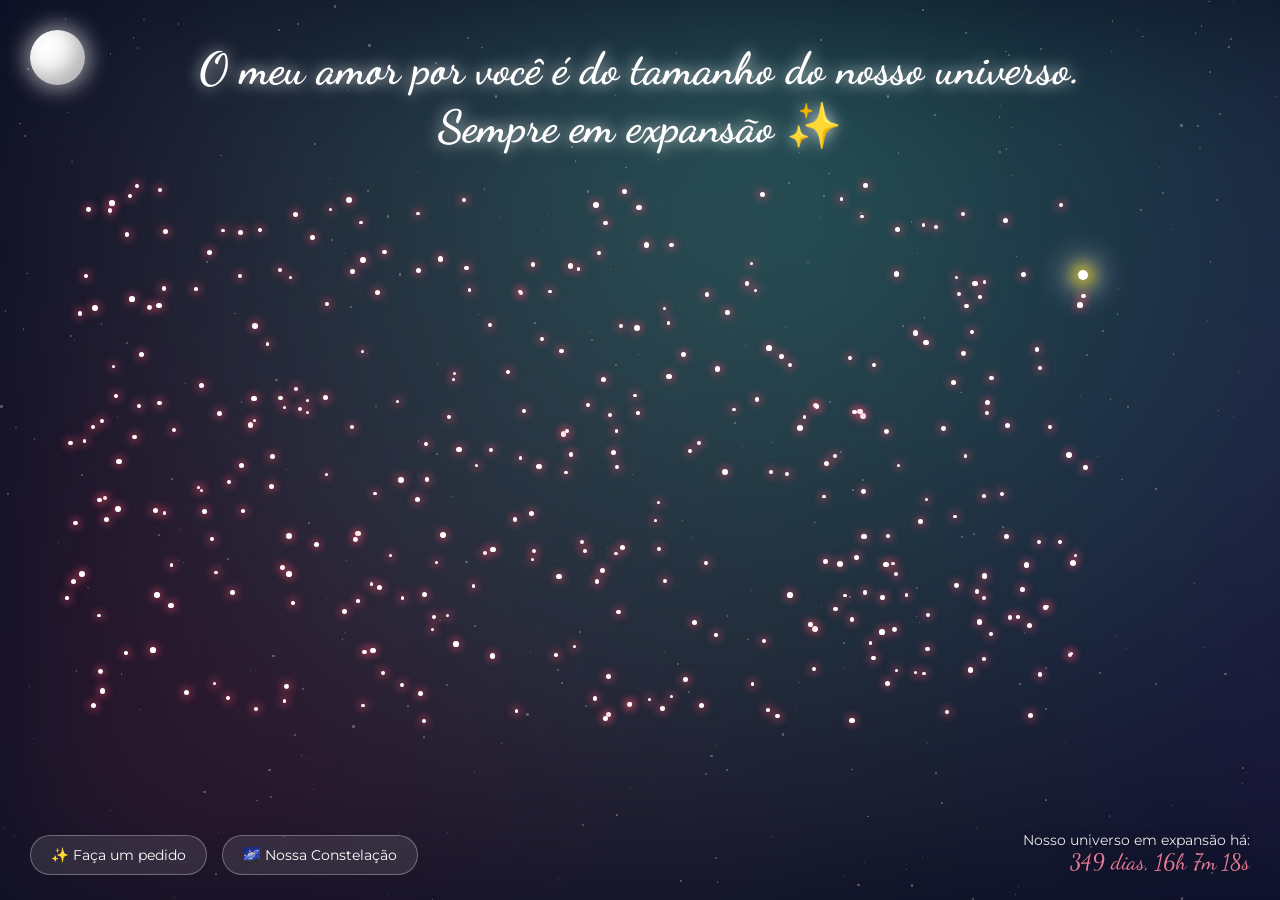
<file: ceu.html>
<!DOCTYPE html>

<html lang="pt-br">

<head>

    <meta charset="UTF-8">

    <meta name="viewport" content="width=device-width, initial-scale=1.0">

    <title>Nosso Céu Estrelado</title>

    <link href="https://fonts.googleapis.com/css2?family=Dancing+Script:wght@600&family=Montserrat:wght@300;400&display=swap" rel="stylesheet">

    <style>

        body {

            margin: 0;

            overflow: hidden;

            background-color: #0b1024;

            color: white;

            font-family: 'Montserrat', sans-serif;

            position: relative;

            height: 100vh;

            width: 100vw;

        }



/* Camada da Aurora Boreal */

        .aurora-container {

            position: absolute;

            inset: 0;

            z-index: 1; 

            overflow: hidden;

            pointer-events: none;

            opacity: 0.7; 

        }



        .aurora-layer {

            position: absolute;

            width: 200%;

            height: 100%;

            background: 

                radial-gradient(circle at 30% 20%, rgba(100, 255, 218, 0.4) 0%, rgba(100, 255, 218, 0) 40%),

                radial-gradient(circle at 70% 60%, rgba(160, 90, 255, 0.3) 0%, rgba(160, 90, 255, 0) 50%),

                radial-gradient(circle at 10% 80%, rgba(255, 77, 109, 0.2) 0%, rgba(255, 77, 109, 0) 40%);

            filter: blur(80px); 

            animation: auroraMovement 40s linear infinite alternate;

        }



        @keyframes auroraMovement {

            0% { transform: translate(-25%, -10%) rotate(0deg) scale(1); }

            50% { transform: translate(-10%, 10%) rotate(5deg) scale(1.1); }

            100% { transform: translate(-25%, -10%) rotate(0deg) scale(1); }

        }



/* Título */

        .title-container {

            position: absolute;

            top: 40px;

            width: 100%;

            text-align: center;

            pointer-events: none;

            z-index: 10; 

        }



        h1 {

            font-family: 'Dancing Script', cursive;

            font-size: 2.8rem;

            margin: 0;

            text-shadow: 0 0 15px rgba(255,255,255,0.8);

            padding: 0 20px;

            color: #fff;

            line-height: 1.3;

        }



/* Estrelas de fundo */

        .bg-star {

            position: absolute;

            background: white;

            border-radius: 50%;

            opacity: 0.3;

            pointer-events: none;

            animation: twinkleBg alternate infinite;

            z-index: 2;

        }



        @keyframes twinkleBg {

            0% { opacity: 0.1; transform: scale(0.8); }

            100% { opacity: 0.5; transform: scale(1.2); }

        }



/* Estrelas clicáveis (Os dias) */

        .day-star {

            position: absolute;

            background: #fff;

            border-radius: 50%;

            cursor: pointer;

            box-shadow: 0 0 8px 2px rgba(255, 77, 109, 0.6);

            transition: transform 0.3s cubic-bezier(0.175, 0.885, 0.32, 1.275), box-shadow 0.3s;

            animation: pulseDay alternate infinite;

            z-index: 5;

        }



        .day-star:hover {

            transform: scale(2.5);

            box-shadow: 0 0 20px 5px rgba(255, 77, 109, 0.9), 0 0 30px white;

            z-index: 6; 

        }



        @keyframes pulseDay {

            0% { opacity: 0.7; }

            100% { opacity: 1; }

        }



/* A "Estrela Guia" do Dia Zero */

        .zero-star {

            position: absolute;

            background: #fff;

            border-radius: 50%;

            cursor: pointer;

            box-shadow: 0 0 15px 5px rgba(255, 215, 0, 0.8), 0 0 30px 10px rgba(255, 255, 255, 0.6);

            transition: transform 0.3s cubic-bezier(0.175, 0.885, 0.32, 1.275), box-shadow 0.3s;

            animation: pulseZero 2s alternate infinite;

            z-index: 7; 

        }



        .zero-star:hover {

            transform: scale(3);

            box-shadow: 0 0 25px 8px rgba(255, 215, 0, 1), 0 0 40px 15px rgba(255, 255, 255, 0.8);

            z-index: 8;

        }



        @keyframes pulseZero {

            0% { opacity: 0.8; transform: scale(1); }

            100% { opacity: 1; transform: scale(1.15); }

        }



        /* =========================================

           A LUA E O EFEITO ECLIPSE

           ========================================= */

        .moon {

            position: absolute;

            top: 30px;

            left: 30px;

            width: 55px;

            height: 55px;

            background: radial-gradient(circle at 30% 30%, #ffffff, #e0e0e0);

            border-radius: 50%;

            box-shadow: 0 0 20px 5px rgba(255, 255, 255, 0.5), inset -10px -10px 15px rgba(0,0,0,0.2);

            cursor: pointer;

            z-index: 15;

            transition: transform 0.3s, box-shadow 0.3s;

        }



        .moon:hover {

            transform: scale(1.1);

            box-shadow: 0 0 30px 10px rgba(255, 255, 255, 0.8), inset -10px -10px 15px rgba(0,0,0,0.2);

        }



        .eclipse-overlay {

            position: fixed;

            inset: 0;

            background: #020204; /* Breu quase absoluto */

            z-index: 90; /* Acima de tudo, abaixo do modal */

            opacity: 0;

            pointer-events: none;

            transition: opacity 4s ease-in-out; /* Escurece bem devagar */

            display: flex;

            align-items: center;

            justify-content: center;

        }



        .eclipse-overlay.active {

            opacity: 1;

            pointer-events: all; /* Bloqueia outros cliques enquanto durar */

        }



        .eclipse-text {

            font-family: 'Dancing Script', cursive;

            font-size: 3.5rem;

            color: #fff;

            text-shadow: 0 0 20px rgba(255, 255, 255, 0.4);

            opacity: 0;

            transform: translateY(20px);

            transition: opacity 3s ease-in-out, transform 3s ease-in-out;

            text-align: center;

            padding: 0 20px;

            max-width: 800px;

        }



/* A frase só aparece DEPOIS que o escuro tomar conta */

        .eclipse-overlay.active .eclipse-text {

            opacity: 1;

            transform: translateY(0);

            transition-delay: 2.5s; 

        }



/* Modal das frases */

        .phrase-modal {

            position: fixed;

            inset: 0;

            background: rgba(0,0,0,0.85);

            display: none;

            align-items: center;

            justify-content: center;

            z-index: 100;

            opacity: 0;

            transition: opacity 0.4s ease;

        }



        .phrase-modal.show {

            display: flex;

            opacity: 1;

        }



        .phrase-box {

            background: rgba(255, 255, 255, 0.08);

            border: 1px solid rgba(255, 255, 255, 0.2);

            padding: 40px 30px;

            border-radius: 20px;

            text-align: center;

            max-width: 80%;

            backdrop-filter: blur(10px);

            box-shadow: 0 0 30px rgba(255, 77, 109, 0.2);

            transform: scale(0.9);

            transition: transform 0.4s ease;

        }



        .phrase-modal.show .phrase-box {

            transform: scale(1);

        }



        .phrase-text-box {

            font-family: 'Dancing Script', cursive;

            font-size: 2.2rem;

            margin-bottom: 25px;

            color: #ffe6eb;

            line-height: 1.4;

        }



        .phrase-text-box.zero-phrase {

            color: #fffae6; 

            text-shadow: 0 0 10px rgba(255, 215, 0, 0.5);

        }



        .close-btn {

            background: linear-gradient(135deg, #ff4d6d, #ff85a1);

            border: none;

            color: white;

            padding: 12px 25px;

            border-radius: 25px;

            cursor: pointer;

            font-family: 'Montserrat', sans-serif;

            font-weight: bold;

            transition: transform 0.2s;

        }



        .close-btn:hover {

            transform: scale(1.05);

        }



/* Controles: Relógio, Botões */

        .footer-controls {

            position: fixed;

            bottom: 25px;

            left: 0;

            width: 100%;

            display: flex;

            justify-content: space-between;

            align-items: flex-end;

            padding: 0 30px;

            box-sizing: border-box;

            z-index: 50; 

        }



        .button-group {

            display: flex;

            gap: 15px;

            flex-wrap: wrap;

        }



        .wish-btn {

            background: rgba(255, 255, 255, 0.1);

            border: 1px solid rgba(255, 255, 255, 0.3);

            color: white;

            padding: 10px 20px;

            border-radius: 20px;

            cursor: pointer;

            backdrop-filter: blur(5px);

            font-size: 0.9rem;

            transition: background 0.3s;

            font-family: 'Montserrat', sans-serif;

        }



        .wish-btn:hover { background: rgba(255, 77, 109, 0.3); }



        .infinity-clock {

            text-align: right;

            font-size: 0.85rem;

            text-shadow: 0 0 10px rgba(0,0,0,0.5);

            opacity: 0.9;

        }



        .infinity-clock span {

            display: block;

            font-family: 'Dancing Script', cursive;

            font-size: 1.4rem;

            color: #ff85a1;

        }



/* Estrelas Cadentes */

        .shooting-star {

            position: absolute;

            width: 120px;

            height: 1px;

            background: linear-gradient(to right, rgba(255,255,255,0), #fff);

            opacity: 0;

            z-index: 3;

            pointer-events: none;

        }



        @keyframes shoot {

            0% { transform: translateX(0) translateY(0) rotate(-35deg); opacity: 1; }

            100% { transform: translateX(1000px) translateY(600px) rotate(-35deg); opacity: 0; }

        }



/* Canvas da Constelação */

        #constellationCanvas {

            position: absolute;

            inset: 0;

            width: 100vw;

            height: 100vh;

            pointer-events: none;

            z-index: 4; 

        }



        /* =========================================

           REGRAS DE RESPONSIVIDADE (CELULAR)

           ========================================= */

        @media (max-width: 768px) {

            h1 {

                font-size: 1.8rem; 

                padding: 0 15px;

                line-height: 1.4;

            }



            .title-container {

/* Empurra o título mais para baixo para não bater na lua */

                top: 85px; 

            }



            .moon {

                top: 25px;

                left: 20px;

                width: 45px;

                height: 45px;

            }



            .eclipse-text {

                font-size: 2.2rem;

            }



            .footer-controls {

                flex-direction: column; 

                align-items: center;    

                padding: 0 15px;

                bottom: 20px;

                gap: 20px; 

            }



            .button-group {

                justify-content: center; 

                gap: 10px;

            }



            .wish-btn {

                font-size: 0.85rem;

                padding: 8px 16px;

            }



            .infinity-clock {

                text-align: center; 

                font-size: 0.8rem;

            }



            .infinity-clock span {

                font-size: 1.2rem;

            }



            .phrase-text-box {

                font-size: 1.8rem; 

            }

        }

    </style>

</head>

<body>



    <div class="aurora-container">

        <div class="aurora-layer"></div>

    </div>



    <div class="moon" id="moon" title="O que acontece se o universo apagar?"></div>



    <div class="title-container">

        <h1>O meu amor por você é do tamanho do nosso universo.<br>Sempre em expansão ✨</h1>

    </div>



    <div id="sky"></div>



    <canvas id="constellationCanvas"></canvas>



    <div class="footer-controls">

        <div class="button-group">

            <button class="wish-btn" id="btnWish">✨ Faça um pedido</button>

            <button class="wish-btn" id="btnConstellation">🌌 Nossa Constelação</button>

        </div>

        <div class="infinity-clock" id="clock">

            Nosso universo em expansão há:

            <span id="timeCounter">Calculando...</span>

        </div>

    </div>



    <div class="eclipse-overlay" id="eclipseOverlay">

        <div class="eclipse-text" id="eclipseText">Mesmo no escuro absoluto, eu sempre te encontraria.</div>

    </div>



    <div class="phrase-modal" id="phraseModal">

        <div class="phrase-box">

            <div class="phrase-text-box" id="phraseText"></div>

            <button class="close-btn" id="closeBtn">Guardar com carinho</button>

        </div>

    </div>



    <script>

        const dataInicio = new Date(2025, 11, 20); 

        const agora = new Date();

        const dias = Math.max(1, Math.floor((agora - dataInicio) / (1000 * 60 * 60 * 24)));



        const sky = document.getElementById('sky');

        const phrases = [

            "Você é a minha estrela mais brilhante.",

            "Cada dia com você é uma nova descoberta.",

            "Meu universo faz sentido porque você está nele.",

            "Te amar é a melhor parte do meu dia.",

            "Você ilumina as minhas noites mais escuras.",

            "Mesmo no caos, você é a minha paz.",

            "Amo até os seus pequenos detalhes, porque eles te fazem única.",

            "Seu sorriso é o meu evento astronômico favorito.",

            "Não importa a distância, meu pensamento sempre voa até você.",

            "Você é a poesia que o universo escreveu pra mim.",

            "Cada estrela aqui é um 'eu te amo' que eu guardei pra você.",

            "Com você, a eternidade parece pouco tempo.",

            "O brilho do seu olhar ofusca qualquer estrela.",

            "Você é o meu destino favorito.",

            "A gravidade não é nada perto da força que me puxa pra você.",

            "Cada momento nosso está gravado no meu coração.",

            "Se eu pudesse escolher de novo, escolheria você todas as vezes.",

            "Você trouxe as cores mais lindas para a minha vida.",

            "O som da sua risada é a minha música preferida.",

            "Eu te amo muito mais do que as palavras podem explicar."

        ];



        const zeroPhrase = `Dia ${dataInicio.toLocaleDateString('pt-BR')}: O exato momento em que nossa constelação começou a se formar. Foi o início do nosso 'Para Sempre'. Eu te amo muito, Jezz. 💖`;



        const phraseModal = document.getElementById('phraseModal');

        const phraseText = document.getElementById('phraseText');

        const closeBtn = document.getElementById('closeBtn');



        function showPhrase(phrase, isZero = false) {

            phraseText.textContent = `"${phrase}"`;



            if (isZero) {

                phraseText.classList.add('zero-phrase');

            } else {

                phraseText.classList.remove('zero-phrase');

            }



            phraseModal.classList.add('show');

        }



        closeBtn.addEventListener('click', () => {

            phraseModal.classList.remove('show');

        });



        phraseModal.addEventListener('click', (e) => {

            if (e.target === phraseModal) phraseModal.classList.remove('show');

        });



        // 1. GERAR A POEIRA ESTELAR (FUNDO)

        for (let i = 0; i < 300; i++) {

            const bgStar = document.createElement('div');

            bgStar.classList.add('bg-star');



            const size = Math.random() * 2 + 0.5; 

            bgStar.style.width = size + 'px';

            bgStar.style.height = size + 'px';



            bgStar.style.left = Math.random() * 100 + 'vw';

            bgStar.style.top = Math.random() * 100 + 'vh';



            bgStar.style.animationDuration = (Math.random() * 4 + 2) + 's';

            bgStar.style.animationDelay = (Math.random() * 3) + 's';



            sky.appendChild(bgStar);

        }



        // 2. GERAR AS ESTRELAS CLICÁVEIS (DIAS)

        for (let i = 1; i < dias; i++) {

            const star = document.createElement('div');

            star.classList.add('day-star');



            const size = Math.random() * 3 + 3; 

            star.style.width = size + 'px';

            star.style.height = size + 'px';



            const maxLeft = window.innerWidth <= 768 ? 85 : 80;

            star.style.left = (Math.random() * maxLeft + 5) + 'vw'; 



            // Ajusta margem no mobile para evitar as áreas da lua e botões

            const minTop = window.innerWidth <= 768 ? 25 : 20;

            star.style.top = (Math.random() * 60 + minTop) + 'vh'; 



            star.style.animationDuration = (Math.random() * 2 + 1) + 's';

            star.style.animationDelay = (Math.random() * 2) + 's';



            star.addEventListener('click', () => {

                const randomPhrase = phrases[Math.floor(Math.random() * phrases.length)];

                showPhrase(randomPhrase);

            });



            sky.appendChild(star);

        }



        // 3. GERAR A "ESTRELA GUIA" (DIA ZERO)

        const zeroStar = document.createElement('div');

        zeroStar.classList.add('zero-star');



        const zeroSize = 10; 

        zeroStar.style.width = zeroSize + 'px';

        zeroStar.style.height = zeroSize + 'px';



        zeroStar.style.right = '15vw';

        zeroStar.style.top = '30vh';



        zeroStar.addEventListener('click', () => {

            showPhrase(zeroPhrase, true); 

        });



        sky.appendChild(zeroStar);



        // =========================================================

        // 4. LÓGICA DO ECLIPSE

        // =========================================================

        const moonBtn = document.getElementById('moon');

        const eclipseOverlay = document.getElementById('eclipseOverlay');

        let eclipseAtivo = false;



        moonBtn.addEventListener('click', () => {

            if (eclipseAtivo) return; 

            eclipseAtivo = true;



            eclipseOverlay.classList.add('active');



            setTimeout(() => {

                eclipseOverlay.classList.remove('active');



                setTimeout(() => {

                    eclipseAtivo = false;

                }, 4000); 

            }, 9000);

        });



        // Lógica do Relógio e Meteoros

        function updateClock() {

            const agoraClock = new Date();

            const diff = agoraClock - dataInicio;



            const calcDias = Math.floor(diff / (1000 * 60 * 60 * 24));

            const calcHoras = Math.floor((diff / (1000 * 60 * 60)) % 24);

            const calcMinutos = Math.floor((diff / 1000 / 60) % 60);

            const calcSegundos = Math.floor((diff / 1000) % 60);



            document.getElementById('timeCounter').textContent = 

                `${calcDias} dias, ${calcHoras}h ${calcMinutos}m ${calcSegundos}s`;

        }

        setInterval(updateClock, 1000);

        updateClock(); 



        document.getElementById('btnWish').addEventListener('click', () => {

            for(let i=0; i<8; i++) {

                setTimeout(() => {

                    const meteor = document.createElement('div');

                    meteor.className = 'shooting-star';

                    meteor.style.top = Math.random() * 40 + '%';

                    meteor.style.left = Math.random() * 20 + '%';

                    meteor.style.animation = `shoot 1.5s ease-out forwards`;

                    sky.appendChild(meteor);



                    setTimeout(() => meteor.remove(), 2000);

                }, i * 400); 

            }



            setTimeout(() => {

                showPhrase("Pode fazer seu pedido. O meu já se realizou quando te conheci.");

            }, 1000);

        });



        // LÓGICA DA CONSTELAÇÃO (RESPONSIVA)

        const canvas = document.getElementById('constellationCanvas');

        const ctx = canvas.getContext('2d');

        let constellationVisible = false;

        let animationId;



        function resizeCanvas() {

            canvas.width = window.innerWidth;

            canvas.height = window.innerHeight;

        }



        window.addEventListener('resize', () => {

            resizeCanvas();

            if (constellationVisible) {

                ctx.clearRect(0, 0, canvas.width, canvas.height);

                constellationVisible = false;

                document.getElementById('btnConstellation').innerHTML = "🌌 Nossa Constelação";

                cancelAnimationFrame(animationId);

            }

        });

        resizeCanvas();



        document.getElementById('btnConstellation').addEventListener('click', () => {

            if (constellationVisible) {

                ctx.clearRect(0, 0, canvas.width, canvas.height);

                constellationVisible = false;

                document.getElementById('btnConstellation').innerHTML = "🌌 Nossa Constelação";

                cancelAnimationFrame(animationId);

                return;

            }



            resizeCanvas(); 



            const starsElements = Array.from(document.querySelectorAll('.day-star, .zero-star'));

            const points = starsElements.map(s => {

                const rect = s.getBoundingClientRect();

                return {

                    x: rect.left + rect.width / 2,

                    y: rect.top + rect.height / 2

                };

            });



            const edges = [];



            const maxDistance = window.innerWidth <= 768 ? 85 : 180;



            for (let i = 0; i < points.length; i++) {

                for (let j = i + 1; j < points.length; j++) {

                    const dist = Math.hypot(points[i].x - points[j].x, points[i].y - points[j].y);

                    if (dist < maxDistance) {

                        edges.push({ p1: points[i], p2: points[j] });

                    }

                }

            }



            let progress = 0;



            function drawAnimatedConstellation() {

                ctx.clearRect(0, 0, canvas.width, canvas.height);

                progress += 0.015; 

                if (progress > 1) progress = 1;



                ctx.lineWidth = 1;

                ctx.strokeStyle = `rgba(255, 215, 0, ${progress * 0.8})`; 

                ctx.shadowBlur = 8;

                ctx.shadowColor = 'rgba(255, 215, 0, 0.8)';



                ctx.beginPath();

                edges.forEach(edge => {

                    ctx.moveTo(edge.p1.x, edge.p1.y);

                    const currentX = edge.p1.x + (edge.p2.x - edge.p1.x) * progress;

                    const currentY = edge.p1.y + (edge.p2.y - edge.p1.y) * progress;

                    ctx.lineTo(currentX, currentY);

                });

                ctx.stroke();



                if (progress < 1) {

                    animationId = requestAnimationFrame(drawAnimatedConstellation);

                }

            }



            constellationVisible = true;

            document.getElementById('btnConstellation').innerHTML = "✨ Esconder Constelação";

            drawAnimatedConstellation();

        });



    </script>

</body>

</html>
</file>
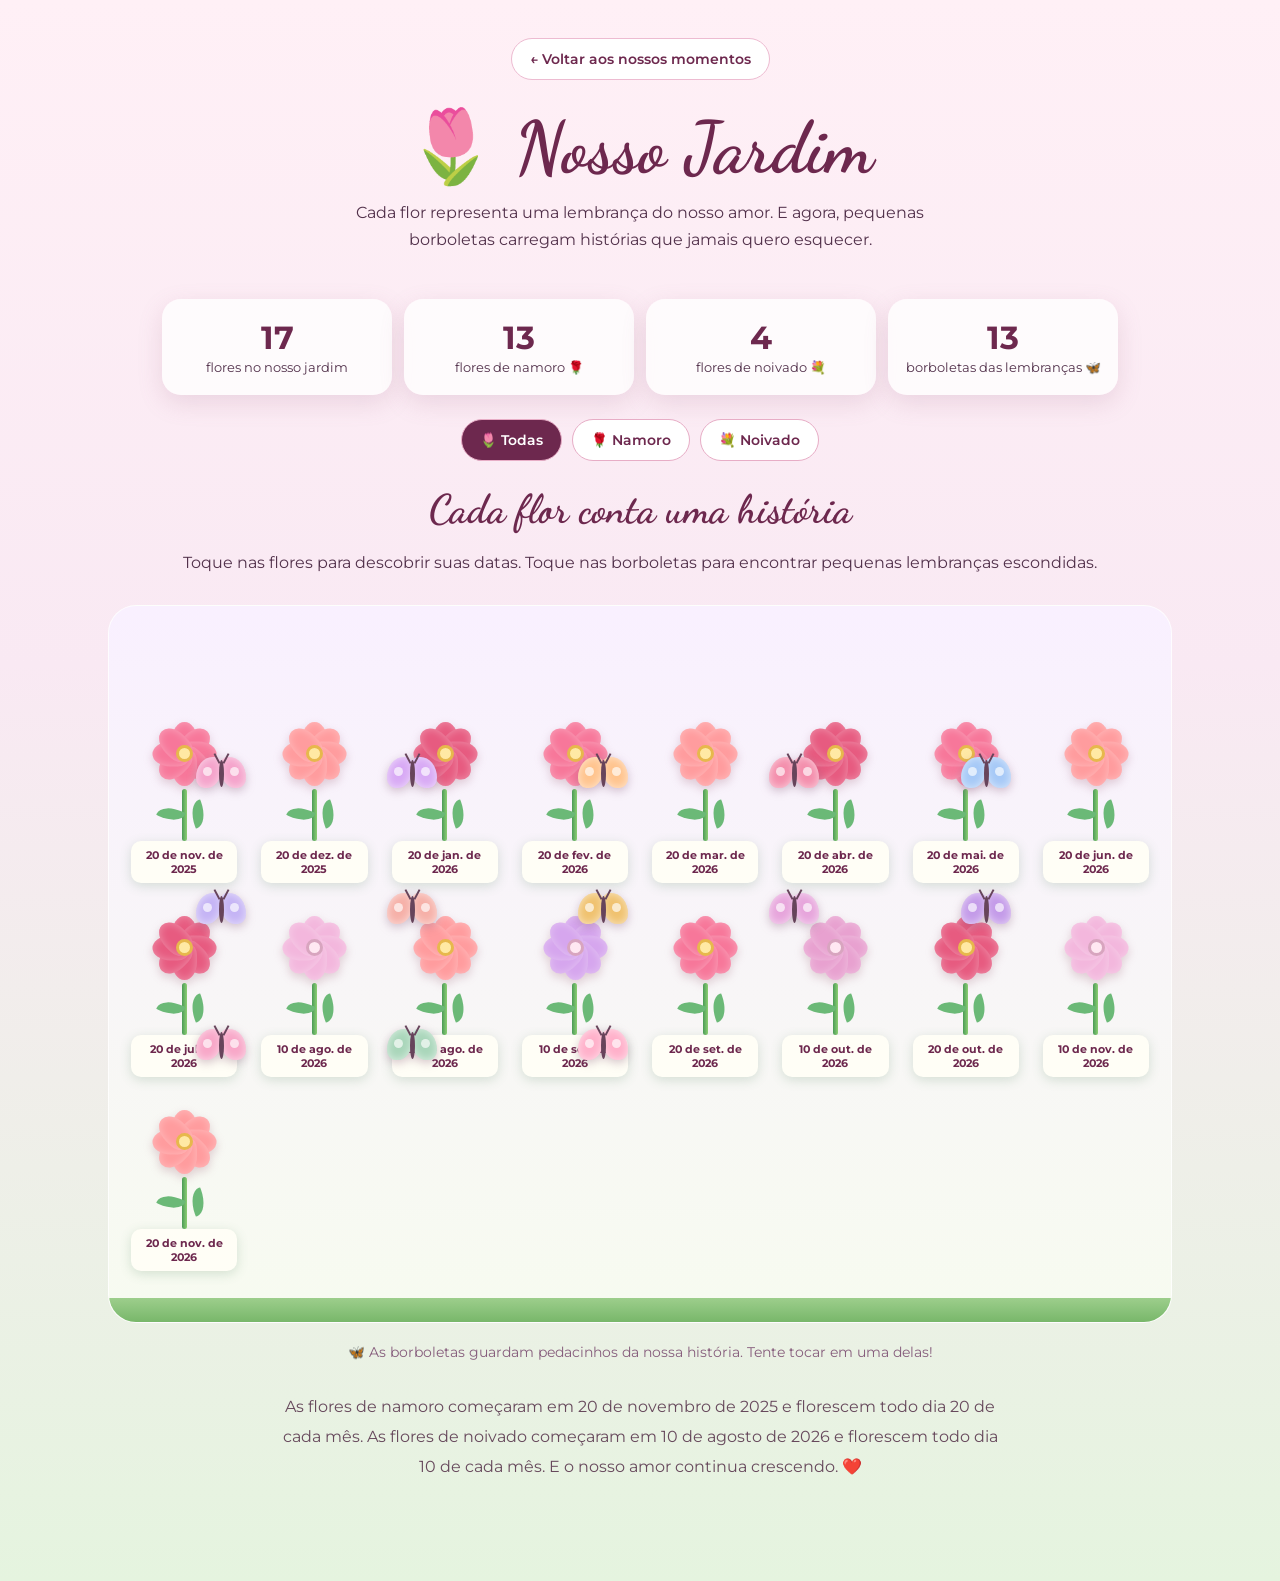
<file: jardim.html>
<!DOCTYPE html>
<html lang="pt-br">
<head>
    <meta charset="UTF-8">
    <meta name="viewport" content="width=device-width, initial-scale=1.0">

    <title>Nosso Jardim de Lembranças 🦋🌷</title>

    <link href="https://fonts.googleapis.com/css2?family=Dancing+Script:wght@600;700&family=Montserrat:wght@400;500;600;700&display=swap" rel="stylesheet">

    <style>
        :root {
            --wine: #6d284e;
            --ink: #52314b;
            --pink: #f49cba;
        }

        * {
            box-sizing: border-box;
        }

        body {
            margin: 0;
            min-height: 100vh;
            font-family: Montserrat, sans-serif;
            color: var(--ink);
            background: linear-gradient(
                180deg,
                #fff0f6 0%,
                #f9e9f3 42%,
                #e5f4df 100%
            );
        }

        button {
            font-family: inherit;
        }

        header {
            text-align: center;
            padding: 38px 18px 22px;
        }

        .back {
            display: inline-block;
            text-decoration: none;
            background: white;
            color: var(--wine);
            border: 1px solid #edbbd1;
            padding: 11px 18px;
            border-radius: 50px;
            font-size: .88rem;
            font-weight: 600;
        }

        h1, h2 {
            font-family: 'Dancing Script', cursive;
            color: var(--wine);
        }

        h1 {
            font-size: clamp(2.6rem, 7vw, 4.5rem);
            margin: 24px 0 8px;
        }

        header p {
            max-width: 650px;
            margin: auto;
            line-height: 1.7;
        }

        /* =========================
           CONTADORES
        ========================= */

        .summary {
            display: flex;
            flex-wrap: wrap;
            gap: 12px;
            justify-content: center;
            max-width: 1000px;
            margin: 24px auto;
            padding: 0 16px;
        }

        .summary article {
            flex: 1;
            min-width: 145px;
            max-width: 230px;
            text-align: center;
            padding: 19px 12px;
            border-radius: 19px;
            background: #ffffffc9;
            box-shadow: 0 8px 25px #a66b8930;
        }

        .summary strong {
            display: block;
            font-size: 2rem;
            color: var(--wine);
        }

        .summary span {
            font-size: .8rem;
        }

        /* =========================
           FILTROS
        ========================= */

        .tabs {
            display: flex;
            justify-content: center;
            flex-wrap: wrap;
            gap: 10px;
            margin: 24px 12px;
        }

        .tabs button {
            cursor: pointer;
            border: 1px solid #e7adc6;
            background: white;
            color: var(--wine);
            border-radius: 50px;
            padding: 12px 18px;
            font-weight: 600;
            font-size: .85rem;
        }

        .tabs button.active {
            background: var(--wine);
            color: white;
        }

        /* =========================
           JARDIM
        ========================= */

        .garden-wrap {
            max-width: 1100px;
            margin: 0 auto;
            padding: 0 18px 70px;
        }

        .garden-intro {
            text-align: center;
            margin-bottom: 28px;
        }

        .garden-intro h2 {
            font-size: 2.5rem;
            margin: 0;
        }

        .garden-intro p {
            line-height: 1.7;
        }

        .garden-scene {
            position: relative;
            border-radius: 28px;
            overflow: hidden;
            background: linear-gradient(
                180deg,
                #f9f0ff,
                #f7fbf0
            );
            border: 1px solid #ffffffd1;
            min-height: 340px;
        }

        .garden {
            position: relative;
            z-index: 2;
            display: grid;
            grid-template-columns: repeat(
                auto-fill,
                minmax(112px, 1fr)
            );
            gap: 26px 12px;
            padding: 110px 16px 50px;
            min-height: 340px;
        }

        .garden-scene::after {
            content: '';
            position: absolute;
            z-index: 3;
            bottom: 0;
            left: 0;
            right: 0;
            height: 24px;
            background: linear-gradient(
                0deg,
                #78b76a,
                #9dce8c
            );
            pointer-events: none;
        }

        /* =========================
           FLORES
        ========================= */

        .flower {
            position: relative;
            z-index: 2;
            display: flex;
            flex-direction: column;
            align-items: center;
            justify-content: flex-end;
            min-height: 168px;
            background: transparent;
            border: 0;
            cursor: pointer;
            transition: transform .25s;
            animation: bloom .6s backwards;
            animation-delay: var(--delay);
        }

        .flower:hover,
        .flower:focus-visible {
            transform: translateY(-9px) scale(1.07);
        }

        .flower:focus-visible {
            outline: 2px solid var(--wine);
            outline-offset: 4px;
            border-radius: 12px;
        }

        .blossom {
            position: relative;
            width: 70px;
            height: 70px;
            filter: drop-shadow(
                0 4px 5px #8d47623d
            );
            animation: sway 4s ease-in-out infinite;
            transform-origin: 50% 95%;
        }

        .petal {
            position: absolute;
            top: 3px;
            left: 23px;
            width: 25px;
            height: 36px;
            border-radius: 65% 65% 40% 40%;
            background: var(--petal);
            transform-origin: 50% 32px;
            transform: rotate(var(--angle));
            box-shadow: inset 0 0 8px #ffffff55;
        }

        .center {
            position: absolute;
            top: 26px;
            left: 27px;
            width: 17px;
            height: 17px;
            border-radius: 50%;
            background: #ffe9a4;
            border: 3px solid #e7b84c;
        }

        .engagement .center {
            background: #ffe8f2;
            border-color: #d8a5bf;
        }

        .stem {
            height: 52px;
            width: 5px;
            background: linear-gradient(
                90deg,
                #4b9a57,
                #8ccf73
            );
            border-radius: 5px;
            position: relative;
        }

        .stem::before,
        .stem::after {
            content: '';
            position: absolute;
            top: 18px;
            width: 26px;
            height: 14px;
            background: #6bb977;
            border-radius: 90% 0 90% 0;
        }

        .stem::before {
            right: 3px;
            transform: rotate(25deg);
        }

        .stem::after {
            left: 3px;
            transform: rotate(70deg) scaleX(-1);
        }

        .flower-label {
            background: #fffef6;
            padding: 7px 8px;
            border-radius: 10px;
            box-shadow: 0 3px 12px #477b5033;
            font-size: .68rem;
            color: var(--wine);
            font-weight: 700;
            text-align: center;
            min-width: 98px;
        }

        /* =========================
           BORBOLETAS
        ========================= */

        .butterfly-layer {
            position: absolute;
            inset: 0;
            z-index: 4;
            pointer-events: none;
            overflow: hidden;
        }

        .butterfly {
            position: absolute;
            left: var(--x);
            top: var(--y);
            width: 54px;
            height: 54px;
            padding: 0;
            background: transparent;
            border: 0;
            cursor: pointer;
            pointer-events: auto;
            animation: butterflyFloat
                var(--duration)
                ease-in-out infinite;
            animation-delay: var(--delay);
        }

        .butterfly:hover {
            animation-play-state: paused;
        }

        .butterfly:focus-visible {
            outline: 2px solid var(--wine);
            border-radius: 50%;
        }

        .butterfly-body {
            display: block;
            position: relative;
            width: 100%;
            height: 100%;
            filter: drop-shadow(
                0 3px 5px #80517355
            );
        }

        .wing {
            position: absolute;
            top: 8px;
            width: 25px;
            height: 31px;
            background: var(--wing-color);
            box-shadow: inset 0 0 9px #ffffff99;
        }

        .wing.left {
            left: 2px;
            border-radius: 80% 30% 70% 40%;
            transform-origin: right center;
            animation: flapLeft .38s ease-in-out infinite alternate;
        }

        .wing.right {
            right: 2px;
            border-radius: 30% 80% 40% 70%;
            transform-origin: left center;
            animation: flapRight .38s ease-in-out infinite alternate;
        }

        .wing.left::after,
        .wing.right::after {
            content: '';
            position: absolute;
            width: 9px;
            height: 9px;
            border-radius: 50%;
            background: #ffffffa8;
            top: 10px;
        }

        .wing.left::after {
            left: 7px;
        }

        .wing.right::after {
            right: 7px;
        }

        .butterfly-center {
            position: absolute;
            z-index: 2;
            top: 11px;
            left: 25px;
            width: 5px;
            height: 27px;
            border-radius: 50%;
            background: #67445b;
        }

        .butterfly-center::before,
        .butterfly-center::after {
            content: '';
            position: absolute;
            top: -7px;
            width: 2px;
            height: 11px;
            background: #67445b;
        }

        .butterfly-center::before {
            left: -3px;
            transform: rotate(-28deg);
        }

        .butterfly-center::after {
            right: -3px;
            transform: rotate(28deg);
        }

        .butterfly-hint {
            text-align: center;
            font-size: .85rem;
            color: #865d7c;
            margin: 18px auto;
            line-height: 1.7;
        }

        .note {
            text-align: center;
            line-height: 1.9;
            max-width: 720px;
            margin: 28px auto;
            color: #67495c;
        }

        /* =========================
           MODAL
        ========================= */

        .modal {
            position: fixed;
            inset: 0;
            z-index: 50;
            display: none;
            align-items: center;
            justify-content: center;
            background: #251326a8;
            padding: 18px;
        }

        .modal.show {
            display: flex;
        }

        .modal-card {
            width: min(430px, 100%);
            text-align: center;
            background: #fff9fc;
            border-radius: 25px;
            padding: 28px 22px;
            box-shadow: 0 18px 70px #180a2255;
            animation: modalAppear .35s ease-out;
        }

        .modal-card .big-icon {
            font-size: 4rem;
        }

        .modal-card h2 {
            font-size: 2.4rem;
            margin: 12px 0;
        }

        .modal-card p {
            line-height: 1.8;
        }

        .modal-card button {
            border: 0;
            border-radius: 40px;
            padding: 12px 25px;
            background: var(--wine);
            color: white;
            cursor: pointer;
            font-weight: 700;
        }

        /* =========================
           ANIMAÇÕES
        ========================= */

        @keyframes bloom {
            from {
                opacity: 0;
                transform: translateY(24px) scale(.5);
            }

            to {
                opacity: 1;
                transform: translateY(0) scale(1);
            }
        }

        @keyframes sway {
            0%, 100% {
                rotate: -4deg;
            }

            50% {
                rotate: 4deg;
            }
        }

        @keyframes butterflyFloat {
            0%, 100% {
                transform: translate(0, 0) rotate(-8deg);
            }

            25% {
                transform: translate(
                    var(--move-x),
                    -24px
                ) rotate(8deg);
            }

            50% {
                transform: translate(
                    calc(var(--move-x) * -0.5),
                    12px
                ) rotate(-5deg);
            }

            75% {
                transform: translate(
                    calc(var(--move-x) * 0.5),
                    -18px
                ) rotate(10deg);
            }
        }

        @keyframes flapLeft {
            from {
                transform: rotateY(15deg) rotate(-8deg);
            }

            to {
                transform: rotateY(70deg) rotate(-8deg);
            }
        }

        @keyframes flapRight {
            from {
                transform: rotateY(-15deg) rotate(8deg);
            }

            to {
                transform: rotateY(-70deg) rotate(8deg);
            }
        }

        @keyframes modalAppear {
            from {
                opacity: 0;
                transform: scale(.85);
            }

            to {
                opacity: 1;
                transform: scale(1);
            }
        }

        @media (prefers-reduced-motion: reduce) {
            .flower,
            .blossom,
            .butterfly,
            .wing,
            .modal-card {
                animation: none !important;
            }
        }

        /* =========================
           CELULAR
        ========================= */

        @media (max-width: 500px) {
            .garden {
                grid-template-columns: repeat(
                    3,
                    minmax(0, 1fr)
                );
                gap: 16px 4px;
                padding: 110px 5px 40px;
            }

            .blossom {
                scale: .85;
            }

            .flower-label {
                min-width: 0;
                width: 100%;
                font-size: .62rem;
            }

            .flower {
                min-height: 155px;
            }

            .butterfly {
                width: 46px;
                height: 46px;
            }

            .summary article {
                min-width: 125px;
            }
        }
    </style>
</head>

<body>

    <header>
        <a class="back" href="index.html">
            ← Voltar aos nossos momentos
        </a>

        <h1>🌷 Nosso Jardim</h1>

        <p>
            Cada flor representa uma lembrança do nosso amor.
            E agora, pequenas borboletas carregam histórias
            que jamais quero esquecer.
        </p>
    </header>

    <!-- CONTADORES -->

    <section class="summary" aria-label="Resumo do jardim">

        <article>
            <strong id="totalFlores">0</strong>
            <span>flores no nosso jardim</span>
        </article>

        <article>
            <strong id="totalNamoro">0</strong>
            <span>flores de namoro 🌹</span>
        </article>

        <article>
            <strong id="totalNoivado">0</strong>
            <span>flores de noivado 💐</span>
        </article>

        <article>
            <strong id="totalBorboletas">0</strong>
            <span>borboletas das lembranças 🦋</span>
        </article>

    </section>

    <!-- FILTROS -->

    <nav class="tabs" aria-label="Filtrar flores">

        <button
            type="button"
            class="active"
            data-filter="todas"
        >
            🌷 Todas
        </button>

        <button
            type="button"
            data-filter="namoro"
        >
            🌹 Namoro
        </button>

        <button
            type="button"
            data-filter="noivado"
        >
            💐 Noivado
        </button>

    </nav>

    <!-- JARDIM -->

    <main class="garden-wrap">

        <div class="garden-intro">

            <h2 id="gardenTitle">
                Cada flor conta uma história
            </h2>

            <p>
                Toque nas flores para descobrir suas datas.
                Toque nas borboletas para encontrar
                pequenas lembranças escondidas.
            </p>

        </div>

        <div class="garden-scene">

            <div
                class="butterfly-layer"
                id="butterflyLayer"
                aria-label="Borboletas das lembranças"
            ></div>

            <div class="garden" id="garden"></div>

        </div>

        <p class="butterfly-hint">
            🦋 As borboletas guardam pedacinhos da nossa história.
            Tente tocar em uma delas!
        </p>

        <p class="note">
            As flores de namoro começaram em
            20 de novembro de 2025 e florescem
            todo dia 20 de cada mês.

            As flores de noivado começaram em
            10 de agosto de 2026 e florescem
            todo dia 10 de cada mês.

            E o nosso amor continua crescendo. ❤️
        </p>

    </main>

    <!-- MODAL DAS LEMBRANÇAS -->

    <div
        class="modal"
        id="memoryModal"
        role="dialog"
        aria-modal="true"
        aria-labelledby="modalTitle"
        aria-hidden="true"
    >

        <div class="modal-card">

            <div class="big-icon" id="modalIcon">
                🦋
            </div>

            <h2 id="modalTitle">
                Uma lembrança
            </h2>

            <p id="modalText"></p>

            <button type="button" id="closeModal">
                Guardar no coração 💗
            </button>

        </div>

    </div>

    <script>
        /* =========================================
           DATAS DO RELACIONAMENTO
        ========================================= */

        const DATA_INICIO_NAMORO = new Date(2025, 10, 20);
        const DATA_INICIO_NOIVADO = new Date(2026, 7, 10);

        const DIA_NAMORO = 20;
        const DIA_NOIVADO = 10;

        /* =========================================
           ELEMENTOS
        ========================================= */

        const garden = document.getElementById('garden');

        const butterflyLayer = document.getElementById(
            'butterflyLayer'
        );

        const modal = document.getElementById('memoryModal');

        const flores = [];

        let filtroAtual = 'todas';
        let ultimaDataAtualizada = '';
        let elementoAnteriorAoModal = null;

        /* =========================================
           DATAS
        ========================================= */

        function obterHoje() {
            const hoje = new Date();
            hoje.setHours(0, 0, 0, 0);
            return hoje;
        }

        function chaveData(data) {
            return [
                data.getFullYear(),
                String(data.getMonth() + 1).padStart(2, '0'),
                String(data.getDate()).padStart(2, '0')
            ].join('-');
        }

        function formatar(data) {
            return data.toLocaleDateString('pt-BR', {
                day: '2-digit',
                month: 'long',
                year: 'numeric'
            });
        }

        /* =========================================
           FLORES AUTOMÁTICAS
        ========================================= */

        function adicionarFlor(tipo, ano, mes, dia, hoje) {
            const data = new Date(ano, mes, dia);

            const inicio = tipo === 'namoro'
                ? DATA_INICIO_NAMORO
                : DATA_INICIO_NOIVADO;

            if (data < inicio || data > hoje) {
                return;
            }

            flores.push({
                tipo,
                data
            });
        }

        function gerarFloresAutomaticamente() {
            const hoje = obterHoje();

            flores.length = 0;

            for (
                let ano = DATA_INICIO_NAMORO.getFullYear();
                ano <= hoje.getFullYear();
                ano++
            ) {
                for (let mes = 0; mes < 12; mes++) {
                    if (
                        ano === hoje.getFullYear() &&
                        mes > hoje.getMonth()
                    ) {
                        break;
                    }

                    adicionarFlor(
                        'namoro',
                        ano,
                        mes,
                        DIA_NAMORO,
                        hoje
                    );

                    adicionarFlor(
                        'noivado',
                        ano,
                        mes,
                        DIA_NOIVADO,
                        hoje
                    );
                }
            }

            flores.sort((a, b) =>
                a.data - b.data ||
                a.tipo.localeCompare(b.tipo)
            );

            ultimaDataAtualizada = chaveData(hoje);

            atualizarContadores();
            renderizarFlores(filtroAtual);
            renderizarBorboletas();
        }

        function atualizarContadores() {
            document.getElementById(
                'totalFlores'
            ).textContent = flores.length;

            document.getElementById(
                'totalNamoro'
            ).textContent = flores.filter(
                flor => flor.tipo === 'namoro'
            ).length;

            document.getElementById(
                'totalNoivado'
            ).textContent = flores.filter(
                flor => flor.tipo === 'noivado'
            ).length;
        }

        /* =========================================
           MENSAGENS DAS FLORES
        ========================================= */

        const mensagensNamoro = [
            'Uma flor para lembrar que escolher você foi uma das melhores coisas da minha vida.',
            'Mesmo nos dias difíceis, meu carinho por você continua aqui.',
            'Cada flor é uma forma diferente de dizer: eu te amo.',
            'Com você, os dias comuns viram lembranças extraordinárias.'
        ];

        const mensagensNoivado = [
            'Mais uma flor para a mulher com quem escolhi construir minha vida.',
            'O nosso sim já começou a florescer.',
            'Cada dia nos aproxima do nosso para sempre.',
            'Que este jardim continue crescendo ao lado da nossa história.'
        ];

        /* =========================================
           MODAL COMPARTILHADO
        ========================================= */

        function abrirModal(icone, titulo, mensagem) {
            elementoAnteriorAoModal = document.activeElement;

            document.getElementById(
                'modalIcon'
            ).textContent = icone;

            document.getElementById(
                'modalTitle'
            ).textContent = titulo;

            document.getElementById(
                'modalText'
            ).textContent = mensagem;

            modal.classList.add('show');
            modal.setAttribute('aria-hidden', 'false');

            document.getElementById(
                'closeModal'
            ).focus();
        }

        function fecharModal() {
            modal.classList.remove('show');
            modal.setAttribute('aria-hidden', 'true');

            if (
                elementoAnteriorAoModal &&
                elementoAnteriorAoModal.isConnected
            ) {
                elementoAnteriorAoModal.focus();
            }
        }

        document.getElementById(
            'closeModal'
        ).addEventListener('click', fecharModal);

        modal.addEventListener('click', e => {
            if (e.target === modal) {
                fecharModal();
            }
        });

        document.addEventListener('keydown', e => {
            if (
                e.key === 'Escape' &&
                modal.classList.contains('show')
            ) {
                fecharModal();
            }
        });

        /* =========================================
           ABRIR FLORES
        ========================================= */

        function abrirFlor(flor, indice) {
            const namoro = flor.tipo === 'namoro';

            const mensagens = namoro
                ? mensagensNamoro
                : mensagensNoivado;

            const mensagem = mensagens[
                indice % mensagens.length
            ];

            abrirModal(
                namoro ? '🌹' : '💐',
                namoro
                    ? 'Uma flor de namoro'
                    : 'Uma flor de noivado',
                `Entregue em ${formatar(flor.data)}. ${mensagem}`
            );
        }

        /* =========================================
           RENDERIZAR FLORES
        ========================================= */

        function renderizarFlores(filtro = 'todas') {
            filtroAtual = filtro;

            garden.replaceChildren();

            const visiveis = flores.filter(flor =>
                filtro === 'todas' ||
                flor.tipo === filtro
            );

            document.getElementById(
                'gardenTitle'
            ).textContent = filtro === 'namoro'
                ? 'Nossas flores de namoro'
                : filtro === 'noivado'
                    ? 'Nossas flores de noivado'
                    : 'Cada flor conta uma história';

            visiveis.forEach((flor, indice) => {
                const botao = document.createElement('button');

                botao.type = 'button';

                botao.className = 'flower ' +
                    (
                        flor.tipo === 'noivado'
                            ? 'engagement'
                            : ''
                    );

                botao.style.setProperty(
                    '--delay',
                    Math.min(indice * 35, 700) + 'ms'
                );

                const cores = flor.tipo === 'noivado'
                    ? ['#f3b7dd', '#e8a1d0', '#d6a6ee']
                    : ['#f7779a', '#ff9c9e', '#e75b80'];

                botao.style.setProperty(
                    '--petal',
                    cores[indice % cores.length]
                );

                botao.setAttribute(
                    'aria-label',
                    `${
                        flor.tipo === 'namoro'
                            ? 'Flor de namoro'
                            : 'Flor de noivado'
                    } de ${formatar(flor.data)}`
                );

                const florVisual = document.createElement(
                    'div'
                );

                florVisual.className = 'blossom';

                for (let p = 0; p < 8; p++) {
                    const petala = document.createElement(
                        'span'
                    );

                    petala.className = 'petal';

                    petala.style.setProperty(
                        '--angle',
                        (p * 45) + 'deg'
                    );

                    florVisual.appendChild(petala);
                }

                const centro = document.createElement('span');
                centro.className = 'center';

                florVisual.appendChild(centro);

                const caule = document.createElement('div');
                caule.className = 'stem';

                const etiqueta = document.createElement(
                    'span'
                );

                etiqueta.className = 'flower-label';

                etiqueta.textContent =
                    flor.data.toLocaleDateString(
                        'pt-BR',
                        {
                            day: '2-digit',
                            month: 'short',
                            year: 'numeric'
                        }
                    );

                botao.append(
                    florVisual,
                    caule,
                    etiqueta
                );

                botao.addEventListener('click', () => {
                    abrirFlor(flor, indice);
                });

                garden.appendChild(botao);
            });

            if (!visiveis.length) {
                const p = document.createElement('p');

                p.textContent =
                    'As próximas flores ainda vão desabrochar. 💗';

                garden.appendChild(p);
            }
        }

        /* =========================================
           FILTROS
        ========================================= */

        document.querySelectorAll(
            '[data-filter]'
        ).forEach(botao => {
            botao.addEventListener('click', () => {
                document.querySelectorAll(
                    '[data-filter]'
                ).forEach(b => {
                    b.classList.remove('active');
                });

                botao.classList.add('active');

                renderizarFlores(
                    botao.dataset.filter
                );
            });
        });

        /* =========================================
           BORBOLETAS DAS LEMBRANÇAS
        ========================================= */

        /*
         * PERSONALIZE AS MENSAGENS AQUI.
         *
         * Cada objeto representa uma borboleta.
         * Você pode trocar o título, a mensagem
         * e a cor sem alterar o restante do código.
         *
         * A data é a partir de quando ela aparece.
         */

        const lembrancas = [
            {
                data: new Date(2025, 10, 20),
                titulo: 'O começo de nós dois',
                mensagem:
                    'Foi quando a nossa história começou a ganhar um significado ainda mais especial. Desde então, cada dia ao seu lado se tornou parte de algo que quero guardar para sempre.',
                cor: '#f5a3cb'
            },
            {
                data: new Date(2025, 11, 20),
                titulo: 'Nosso primeiro mês',
                mensagem:
                    'Um mês pode parecer pouco para o mundo, mas para mim já significava muitas razões para sorrir. Obrigado por fazer parte dos meus dias.',
                cor: '#d8a9f5'
            },
            {
                data: new Date(2026, 0, 20),
                titulo: 'Mais um capítulo',
                mensagem:
                    'A cada mês, descubro novas formas de admirar você. E percebo que amar também é escolher cuidar, compreender e permanecer.',
                cor: '#ffc48e'
            },
            {
                data: new Date(2026, 1, 20),
                titulo: 'Você é meu lugar favorito',
                mensagem:
                    'Não importa onde estejamos. Existem momentos em que tudo o que preciso é estar perto de você para sentir que estou no lugar certo.',
                cor: '#f48eac'
            },
            {
                data: new Date(2026, 2, 20),
                titulo: 'As pequenas coisas',
                mensagem:
                    'Eu amo os detalhes que talvez você nem perceba: seu jeito, seu sorriso, nossas conversas e a maneira como você faz meus dias diferentes.',
                cor: '#a6c9f7'
            },
            {
                data: new Date(2026, 3, 20),
                titulo: 'Meu carinho por você',
                mensagem:
                    'Se algum dia as palavras faltarem, quero que você se lembre de que meu carinho continua presente até nos gestos mais simples.',
                cor: '#c5b4f5'
            },
            {
                data: new Date(2026, 4, 20),
                titulo: 'Um amor que cresce',
                mensagem:
                    'Assim como as flores deste jardim, nosso amor cresce com o tempo. E eu quero continuar cultivando essa história com você.',
                cor: '#f6b0a8'
            },
            {
                data: new Date(2026, 5, 20),
                titulo: 'Nossos sonhos',
                mensagem:
                    'Quando penso no futuro, gosto de imaginar as pequenas e grandes conquistas que ainda teremos a oportunidade de viver juntos.',
                cor: '#f0c26f'
            },
            {
                data: new Date(2026, 6, 20),
                titulo: 'A beleza de estar com você',
                mensagem:
                    'Você tornou especiais muitos momentos que, antes, poderiam parecer comuns. Obrigado por dividir sua vida comigo.',
                cor: '#e7a5dc'
            },
            {
                data: new Date(2026, 7, 10),
                titulo: 'O nosso noivado',
                mensagem:
                    'O nosso amor ganhou uma nova promessa: continuar escolhendo um ao outro e construir uma vida juntos. Que esse seja apenas o começo de tudo o que ainda vamos viver.',
                cor: '#c49be9'
            },
            {
                data: new Date(2026, 8, 20),
                titulo: 'Cada vez mais perto',
                mensagem:
                    'O tempo passa, e cada novo dia nos aproxima de tantos sonhos. Entre todos eles, um dos maiores é compartilhar a vida com você.',
                cor: '#f8a7c8'
            },
            {
                data: new Date(2026, 9, 20),
                titulo: 'Nossa história continua',
                mensagem:
                    'Existem tantas páginas da nossa história que ainda não escrevemos. Eu espero que elas sejam cheias de amor, respeito, companheirismo e boas lembranças.',
                cor: '#a9d6ba'
            },
            {
                data: new Date(2026, 10, 20),
                titulo: 'Um ano de flores de namoro',
                mensagem:
                    'Há um ano, comecei a marcar o dia 20 com flores. Hoje, cada uma delas representa uma lembrança de tudo o que construímos. Eu te amo.',
                cor: '#ffb0ca'
            },
            {
                data: new Date(2027, 0, 20),
                titulo: 'O nosso grande dia',
                mensagem:
                    'Hoje começa um novo capítulo da nossa história. Que nunca nos falte amor, paciência, carinho e vontade de continuar escolhendo um ao outro. Feliz dia do nosso casamento!',
                cor: '#e5b7f5'
            }
        ];

        /*
         * Depois das lembranças cadastradas,
         * o site pode criar borboletas mensais
         * com mensagens genéricas.
         *
         * Assim, o jardim continua crescendo
         * sem precisar editar o código.
         */

        const mensagensMensais = [
            'Mais um mês da nossa história. Que nunca nos faltem motivos para sorrir juntos.',
            'O tempo passa, mas meu desejo de cuidar do nosso amor continua crescendo.',
            'Cada novo mês é mais uma oportunidade de construir boas lembranças com você.',
            'Entre tantas possibilidades da vida, continuo feliz por compartilhar a minha com você.',
            'Que nosso amor continue florescendo, mesmo nos dias em que a vida parecer mais difícil.'
        ];

        function obterLembrancasDisponiveis() {
            const hoje = obterHoje();

            const disponiveis = lembrancas
                .filter(item => item.data <= hoje)
                .map(item => ({ ...item }));

            /*
             * Borboletas mensais automáticas:
             * uma por dia 20, a partir de
             * fevereiro de 2027.
             *
             * Antes disso, utilizamos as
             * lembranças personalizadas acima.
             */

            const inicioAutomatico = new Date(2027, 1, 20);

            let indice = 0;

            for (
                let ano = inicioAutomatico.getFullYear();
                ano <= hoje.getFullYear();
                ano++
            ) {
                for (let mes = 0; mes < 12; mes++) {
                    const data = new Date(ano, mes, 20);

                    if (
                        data < inicioAutomatico ||
                        data > hoje
                    ) {
                        continue;
                    }

                    disponiveis.push({
                        data,
                        titulo: 'Mais um mês de amor',
                        mensagem:
                            mensagensMensais[
                                indice % mensagensMensais.length
                            ],
                        cor: [
                            '#f5a3cb',
                            '#d8a9f5',
                            '#ffc48e',
                            '#a6c9f7'
                        ][indice % 4]
                    });

                    indice++;
                }
            }

            disponiveis.sort((a, b) =>
                a.data - b.data
            );

            return disponiveis;
        }

        /* =========================================
           CRIAR BORBOLETA VISUAL
        ========================================= */

        function criarBorboleta(lembranca, indice) {
            const botao = document.createElement('button');

            botao.type = 'button';
            botao.className = 'butterfly';

            /*
             * Distribuição determinística:
             * evita mudar as posições a cada
             * atualização da página.
             */

            const coluna = indice % 5;
            const linha = Math.floor(indice / 5);

            const x = 8 + coluna * 18;
            const y = 20 + (linha % 3) * 19;

            botao.style.setProperty('--x', x + '%');
            botao.style.setProperty('--y', y + '%');

            botao.style.setProperty(
                '--wing-color',
                lembranca.cor
            );

            botao.style.setProperty(
                '--duration',
                (4 + (indice % 4)) + 's'
            );

            botao.style.setProperty(
                '--delay',
                (-indice * .7) + 's'
            );

            botao.style.setProperty(
                '--move-x',
                ((indice % 2 === 0 ? 1 : -1) *
                    (12 + (indice % 3) * 5)) + 'px'
            );

            botao.setAttribute(
                'aria-label',
                `Borboleta: ${lembranca.titulo}`
            );

            botao.title = lembranca.titulo;

            const corpo = document.createElement('span');
            corpo.className = 'butterfly-body';

            const asaEsquerda = document.createElement('span');
            asaEsquerda.className = 'wing left';

            const asaDireita = document.createElement('span');
            asaDireita.className = 'wing right';

            const centro = document.createElement('span');
            centro.className = 'butterfly-center';

            corpo.append(
                asaEsquerda,
                asaDireita,
                centro
            );

            botao.appendChild(corpo);

            botao.addEventListener('click', () => {
                abrirModal(
                    '🦋',
                    lembranca.titulo,
                    lembranca.mensagem
                );
            });

            return botao;
        }

        /* =========================================
           RENDERIZAR BORBOLETAS
        ========================================= */

        function renderizarBorboletas() {
            butterflyLayer.replaceChildren();

            const disponiveis =
                obterLembrancasDisponiveis();

            document.getElementById(
                'totalBorboletas'
            ).textContent = disponiveis.length;

            disponiveis.forEach((lembranca, indice) => {
                butterflyLayer.appendChild(
                    criarBorboleta(lembranca, indice)
                );
            });
        }

        /* =========================================
           ATUALIZAÇÃO AUTOMÁTICA
        ========================================= */

        function verificarNovasLembrancas() {
            const hoje = obterHoje();
            const dataAtual = chaveData(hoje);

            if (dataAtual !== ultimaDataAtualizada) {
                gerarFloresAutomaticamente();
            }
        }

        // Verifica a mudança de dia.
        setInterval(
            verificarNovasLembrancas,
            30000
        );

        // Atualiza quando ela volta à aba.
        document.addEventListener(
            'visibilitychange',
            () => {
                if (!document.hidden) {
                    verificarNovasLembrancas();
                }
            }
        );

        window.addEventListener(
            'focus',
            verificarNovasLembrancas
        );

        /* =========================================
           INICIALIZAÇÃO
        ========================================= */

        gerarFloresAutomaticamente();

    </script>

</body>
</html>
</file>
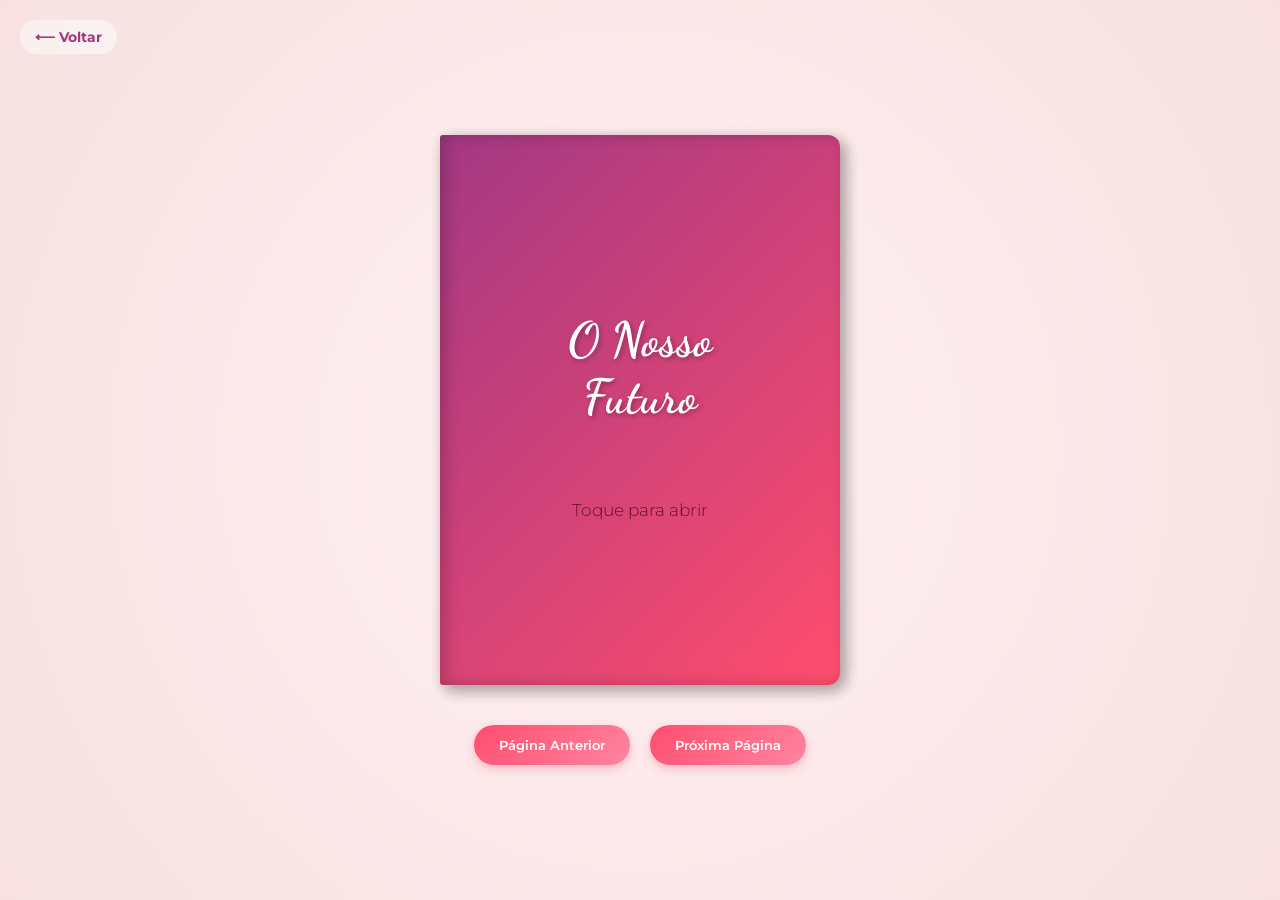
<file: votos.html>
<!DOCTYPE html>
<html lang="pt-br">
<head>
    <meta charset="UTF-8">
    <meta name="viewport" content="width=device-width, initial-scale=1.0">
    <title>Nosso Livro de Votos</title>
    <link href="https://fonts.googleapis.com/css2?family=Dancing+Script:wght@600&family=Montserrat:wght@300;400;600&display=swap" rel="stylesheet">
    <style>
        body {
            background-color: #f7e1e1;
            display: flex;
            flex-direction: column;
            align-items: center;
            justify-content: center;
            height: 100vh;
            margin: 0;
            font-family: 'Montserrat', sans-serif;
            overflow: hidden;
            background-image: radial-gradient(circle at center, #fff0f3 0%, #f7e1e1 100%);
        }
        
        .book-container {
            perspective: 1400px;
            display: flex;
            align-items: center;
            justify-content: center;
            width: 100%;
        }

        .book {
            width: min(85vw, 400px);
            height: min(130vw, 550px);
            position: relative;
            transform-style: preserve-3d;
            transition: transform 0.8s ease;
        }

        /* Desloca o livro para a direita em telas grandes para ficar centralizado aberto */
        .book.open {
            transform: translateX(25%);
        }

        @media (max-width: 768px) {
            .book.open {
                transform: translateX(10%); /* No celular, move menos para não cortar na tela */
            }
        }

        .page {
            width: 100%;
            height: 100%;
            position: absolute;
            top: 0;
            left: 0;
            transform-origin: left center;
            transform-style: preserve-3d;
            transition: transform 1s cubic-bezier(0.645, 0.045, 0.355, 1);
            cursor: pointer;
            box-shadow: inset 0 0 15px rgba(0,0,0,0.05), 5px 5px 15px rgba(0,0,0,0.1);
            border-radius: 3px 12px 12px 3px;
        }

        .page.flipped {
            transform: rotateY(-180deg);
        }

        .front, .back {
            position: absolute;
            width: 100%;
            height: 100%;
            backface-visibility: hidden;
            background-color: #fffaf0;
            border-radius: 3px 12px 12px 3px;
            padding: 30px;
            box-sizing: border-box;
            display: flex;
            flex-direction: column;
            justify-content: center;
            align-items: center;
            text-align: center;
            border: 1px solid #eaddd3;
        }

        .back {
            transform: rotateY(180deg);
            background-color: #fdf6f0;
            border-radius: 12px 3px 3px 12px;
            box-shadow: inset -5px 0 10px rgba(0,0,0,0.05);
        }

        /* Estilos da Capa */
        .cover {
            background: linear-gradient(135deg, #a33883, #ff4d6d);
            color: white;
            border: none;
            box-shadow: inset 5px 0 15px rgba(0,0,0,0.2);
        }

        .cover h1 {
            font-family: 'Dancing Script', cursive;
            font-size: 3rem;
            text-shadow: 2px 2px 5px rgba(0,0,0,0.3);
            margin-bottom: 20px;
            line-height: 1.2;
        }

        .cover .icon-ring {
            font-size: 3.5rem;
            animation: pulseRing 2s infinite;
            filter: drop-shadow(0 0 10px rgba(255, 215, 0, 0.6));
        }

        @keyframes pulseRing {
            0% { transform: scale(0.95); }
            50% { transform: scale(1.05); }
            100% { transform: scale(0.95); }
        }

        /* Textos Internos */
        .front h2 {
            font-family: 'Dancing Script', cursive;
            color: #a33883;
            font-size: 2.2rem;
            margin-bottom: 15px;
        }

        .front p {
            color: #590d22;
            line-height: 1.7;
            font-size: 1.05rem;
            font-weight: 300;
        }

        /* Página Final (O Clímax) */
        .final-page {
            background-color: #fff0f3;
            border: 2px solid #ffb3c6;
        }

        .highlight-text {
            font-family: 'Dancing Script', cursive !important;
            font-size: 1.9rem !important;
            color: #d14168 !important;
            line-height: 1.4 !important;
            text-shadow: 1px 1px 2px rgba(209, 65, 104, 0.1);
        }

        .hint {
            font-size: 0.9rem;
            opacity: 0.9;
            margin-top: 50px;
            font-weight: 600;
        }

        .page-number {
            position: absolute;
            bottom: 15px;
            font-size: 0.8rem;
            color: #b0999e;
        }

        /* Botões de controle (opcional, pois clicar na página já vira) */
        .controls {
            margin-top: 40px;
            display: flex;
            gap: 20px;
            z-index: 10;
        }

        .btn {
            background: linear-gradient(135deg, #ff4d6d, #ff85a1);
            border: none;
            color: white;
            padding: 12px 25px;
            border-radius: 25px;
            font-family: 'Montserrat', sans-serif;
            font-weight: 600;
            cursor: pointer;
            box-shadow: 0 4px 10px rgba(255, 77, 109, 0.3);
            transition: transform 0.2s;
        }

        .btn:hover {
            transform: scale(1.05);
        }

        .btn-voltar {
            position: absolute;
            top: 20px;
            left: 20px;
            background: rgba(255,255,255,0.5);
            color: #a33883;
            text-decoration: none;
            padding: 8px 15px;
            border-radius: 20px;
            font-weight: bold;
            font-size: 0.9rem;
            z-index: 20;
        }
    </style>
</head>
<body>

    <a href="index.html" class="btn-voltar">⟵ Voltar</a>

    <div class="book-container">
        <div class="book" id="book">
            
            <!-- Página 1 (Capa) -->
            <div class="page" style="z-index: 4;">
                <div class="front cover">
                    <h1>O Nosso<br>Futuro</h1>
                    <div class="icon-ring"></div>
                    <p class="hint">Toque para abrir</p>
                </div>
                <div class="back"></div>
            </div>

            <!-- Página 2 -->
            <div class="page" style="z-index: 3;">
                <div class="front">
                    <h2>Meu Amor,</h2>
                    <p>Desde o nosso primeiro olhar, eu soube que havia encontrado alguém especial. Você trouxe luz, paz e um amor que eu nem sabia que era possível existir.</p>
                    <span class="page-number">1</span>
                </div>
                <div class="back"></div>
            </div>

            <!-- Página 3 -->
            <div class="page" style="z-index: 2;">
                <div class="front">
                    <h2>A Nossa História</h2>
                    <p>Cada sorriso seu, cada obstáculo vencido e cada nova página que viramos juntos só confirmam o que o meu coração já sabe: você é a minha melhor escolha todos os dias.</p>
                    <span class="page-number">2</span>
                </div>
                <div class="back"></div>
            </div>

            <!-- Página 4 (Final) -->
            <div class="page" style="z-index: 1;">
                <div class="front final-page">
                    <h2>A Minha Promessa</h2>
                    <br>
                    <p class="highlight-text">"Essas páginas estão reservadas para o dia em que eu te esperar no altar.<br><br>Os meus votos já estão sendo escritos."</p>
                </div>
                <div class="back"></div>
            </div>

        </div>
    </div>

    <div class="controls">
        <button class="btn" id="prevBtn">Página Anterior</button>
        <button class="btn" id="nextBtn">Próxima Página</button>
    </div>

    <script>
        const pages = document.querySelectorAll('.page');
        const book = document.getElementById('book');
        const prevBtn = document.getElementById('prevBtn');
        const nextBtn = document.getElementById('nextBtn');
        let currentPage = 0;

        function updateBook() {
            pages.forEach((page, index) => {
                if (index < currentPage) {
                    page.classList.add('flipped');
                } else {
                    page.classList.remove('flipped');
                }
            });

            if (currentPage > 0) {
                book.classList.add('open');
            } else {
                book.classList.remove('open');
            }
        }

        nextBtn.addEventListener('click', () => {
            if (currentPage < pages.length) {
                currentPage++;
                updateBook();
            }
        });

        prevBtn.addEventListener('click', () => {
            if (currentPage > 0) {
                currentPage--;
                updateBook();
            }
        });

        // Permite virar a página clicando direto nela
        pages.forEach((page, index) => {
            page.addEventListener('click', () => {
                if (page.classList.contains('flipped')) {
                    // Se clicou na parte de trás (já virada), volta a página
                    currentPage = index;
                    updateBook();
                } else {
                    // Se clicou na frente, vira para a próxima
                    currentPage = index + 1;
                    updateBook();
                }
            });
        });
    </script>
</body>
</html>
</file>
